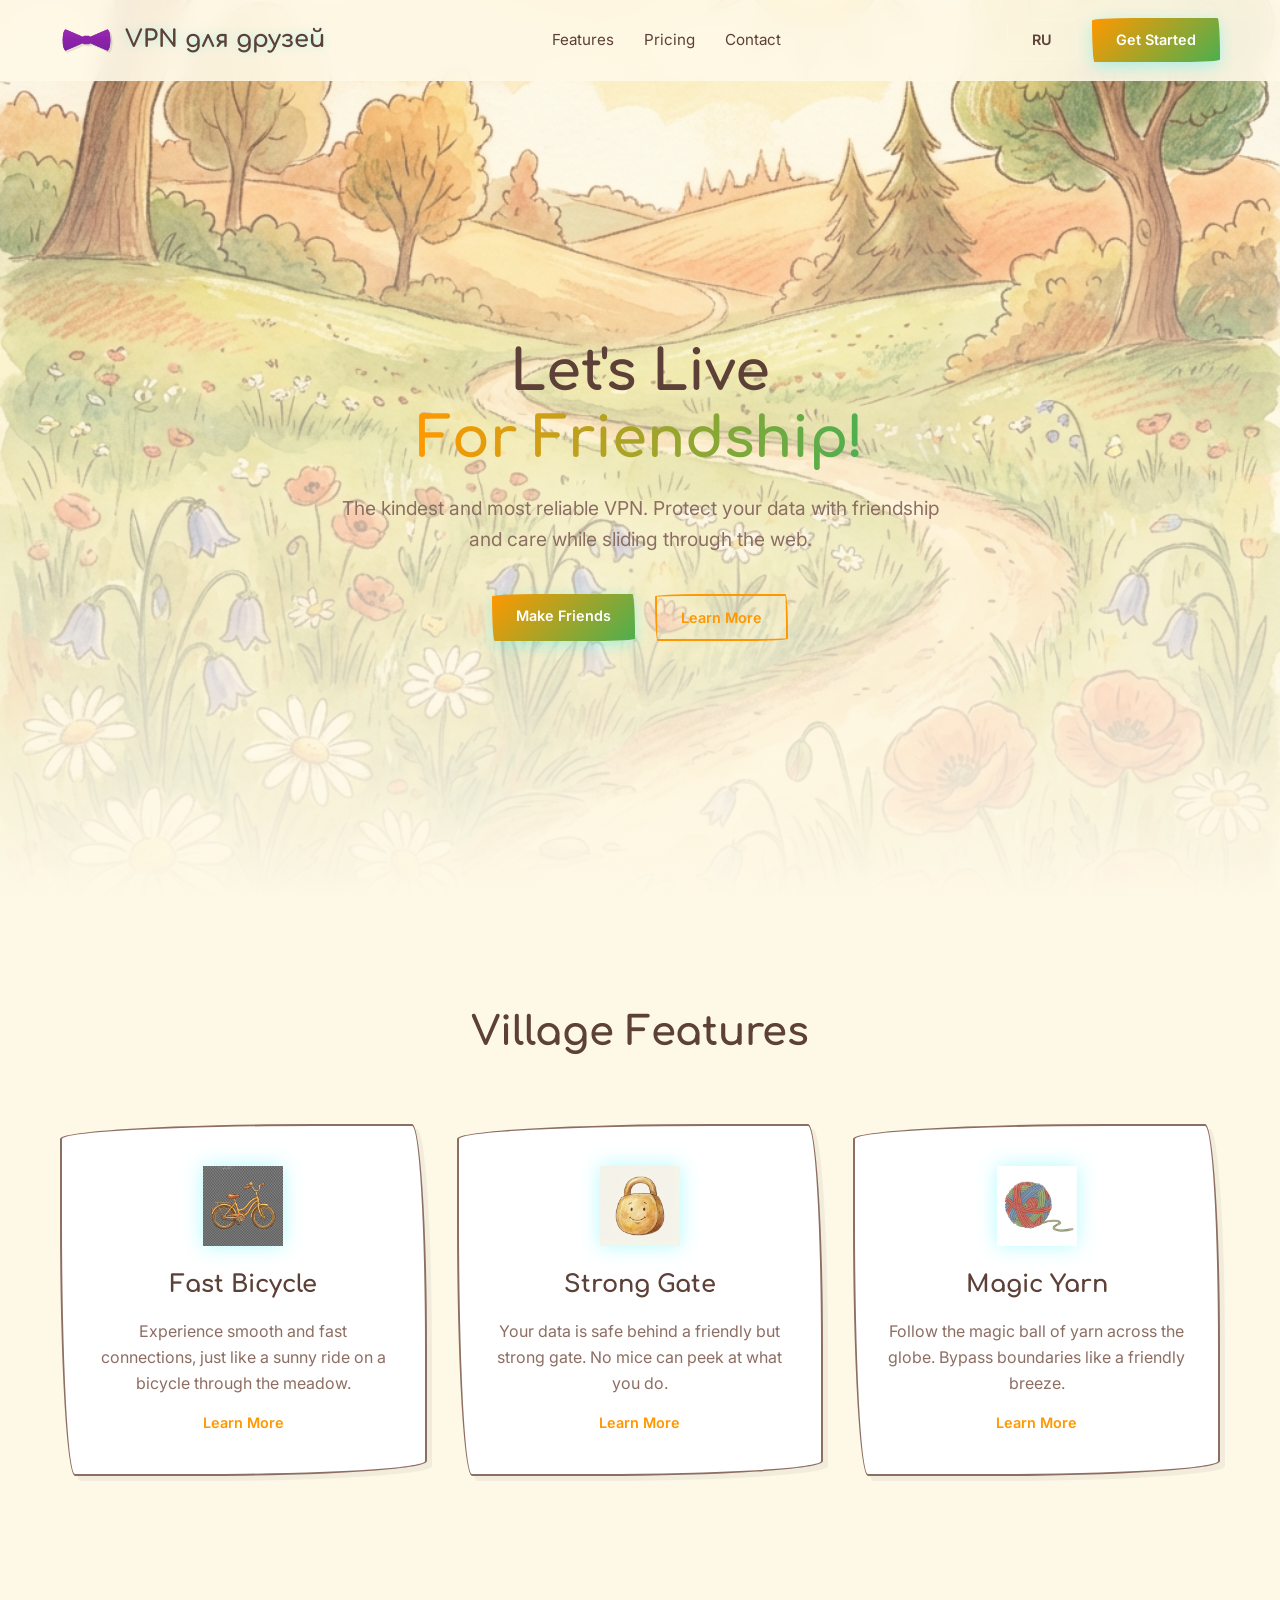
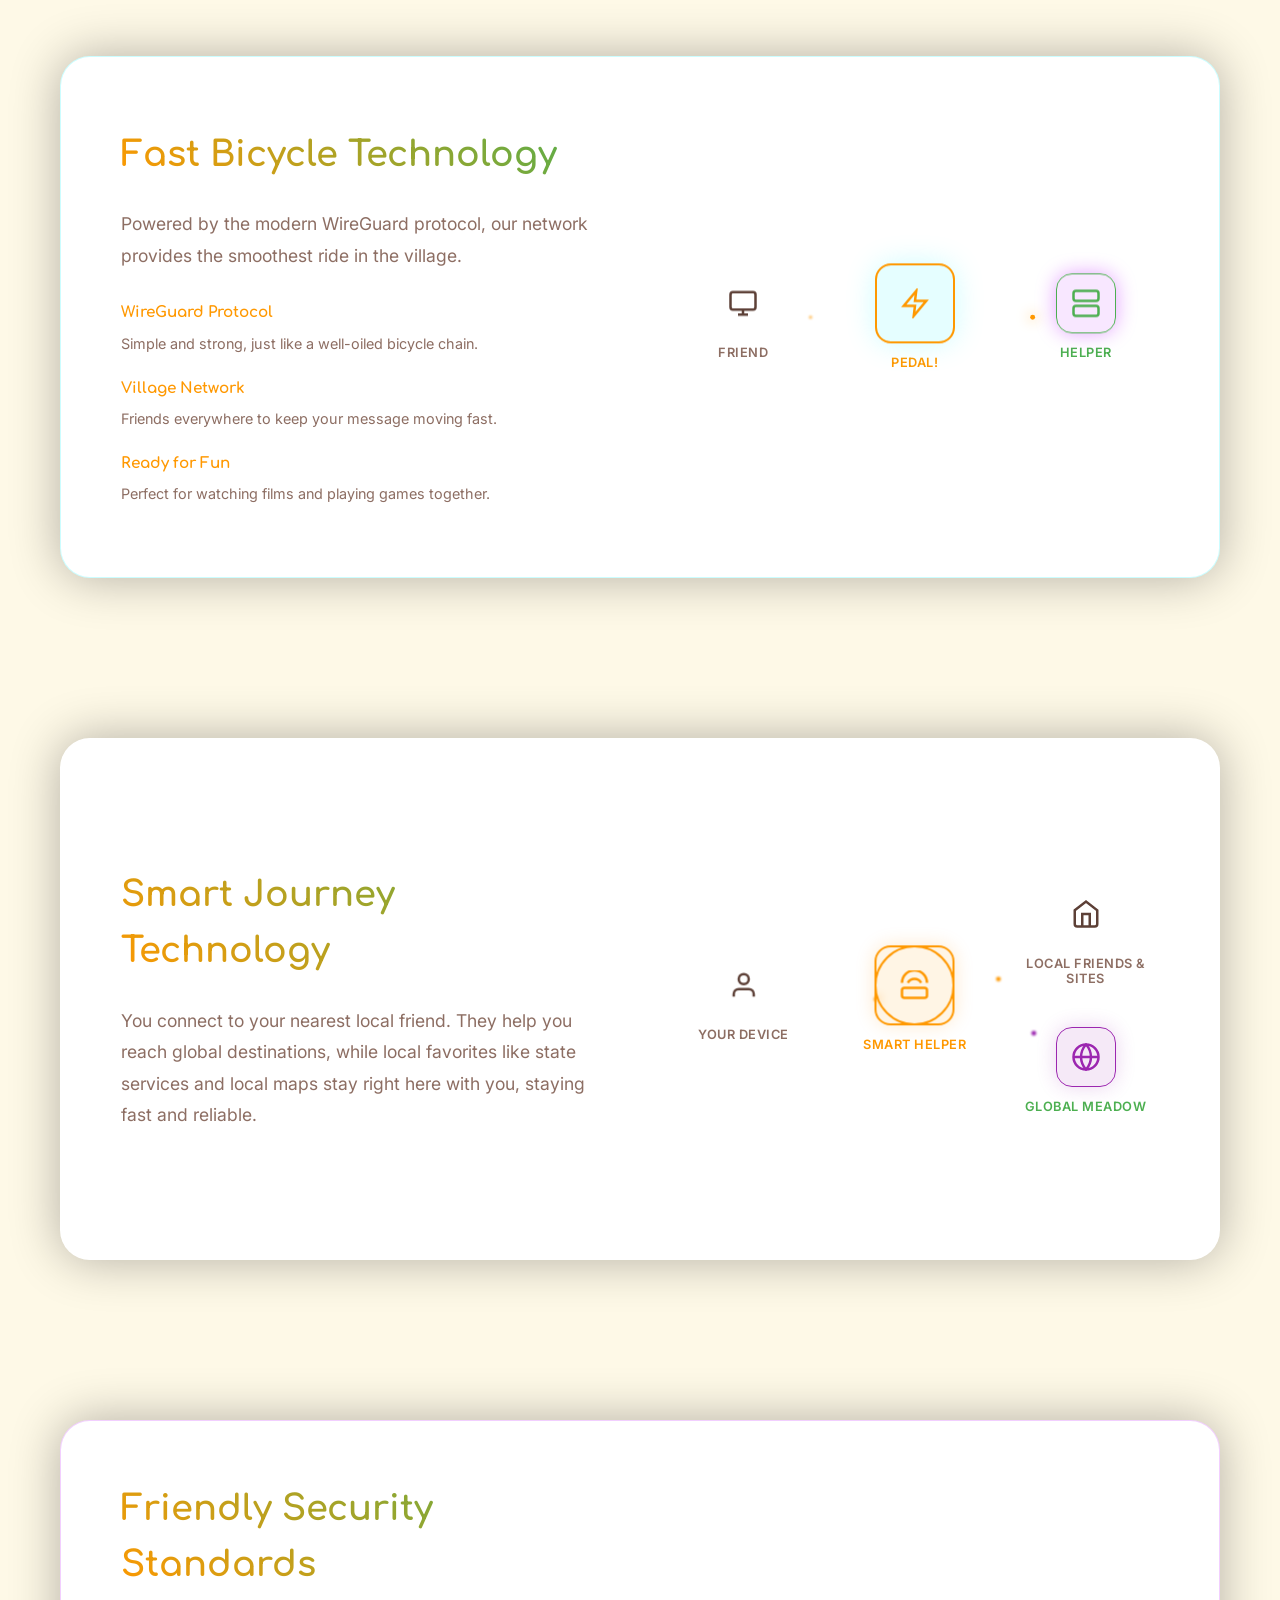
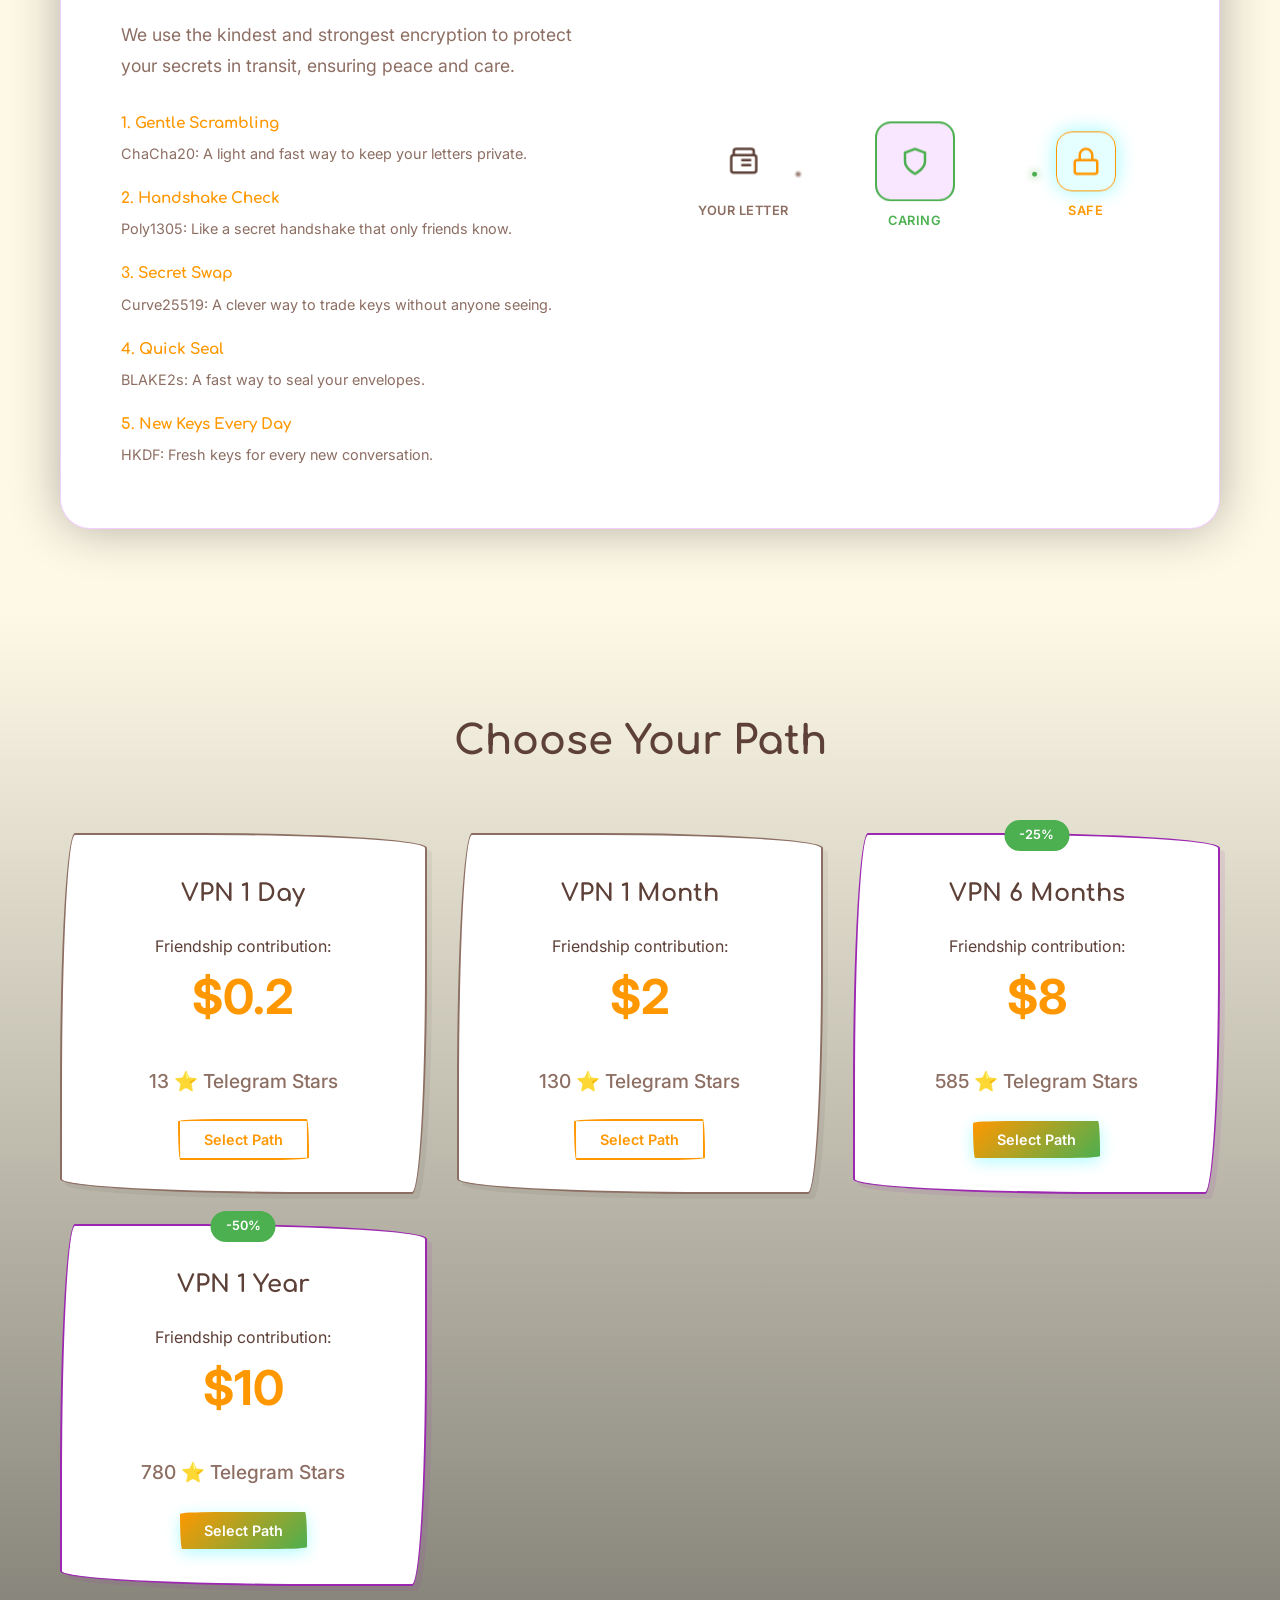
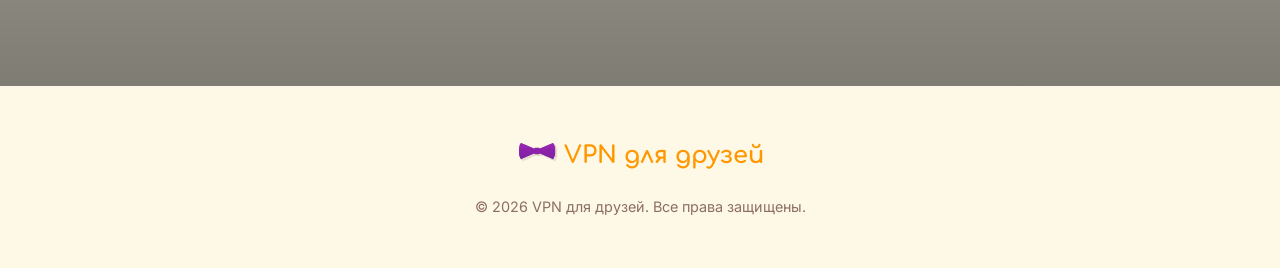
<file: index.html>
<!DOCTYPE html>
<html lang="en">

<head>
    <meta charset="UTF-8">
    <meta name="viewport" content="width=device-width, initial-scale=1.0">
    <meta name="description"
        content="VPN для друзей — Самый добрый и надежный VPN. Давайте жить дружно! / VPN for Friends - The kindest and most reliable VPN. Let's live for friendship!">
    <meta name="keywords"
        content="VPN, VPN для друзей, Безопасный интернет, Быстрый VPN, Кот Леопольд, Давайте жить дружно, Online Privacy">

    <!-- Canonical URL -->
    <link rel="canonical" href="https://vpn-for-friends.jetrabbits.com/">

    <!-- Open Graph / Facebook -->
    <meta property="og:type" content="website">
    <meta property="og:url" content="https://vpn-for-friends.jetrabbits.com/">
    <meta property="og:title" content="VPN для друзей — Давайте жить дружно!">
    <meta property="og:description" content="Самый добрый и надежный VPN. Защитите свои тайны крепкой дружбой.">
    <meta property="og:image" content="https://vpn-for-friends.jetrabbits.com/assets/images/yarn-icon-leopold.png">

    <!-- Twitter -->
    <meta property="twitter:card" content="summary_large_image">
    <meta property="twitter:url" content="https://vpn-for-friends.jetrabbits.com/">
    <meta property="twitter:title" content="VPN для друзей — Давайте жить дружно!">
    <meta property="twitter:description" content="Самый добрый и надежный VPN. Защитите свои тайны крепкой дружбой.">
    <meta property="twitter:image" content="https://vpn-for-friends.jetrabbits.com/assets/images/yarn-icon-leopold.png">

    <!-- Structured Data (JSON-LD) -->
    <script type="application/ld+json">
    {
      "@context": "https://schema.org",
      "@type": "SoftwareApplication",
      "name": "VPN для друзей",
      "operatingSystem": "Android, iOS, Windows, macOS, Linux",
      "applicationCategory": "NetworkingApplication",
      "offers": {
        "@type": "Offer",
        "price": "0",
        "priceCurrency": "USD"
      },
      "description": "Самый добрый и надежный VPN. Защитите свои тайны крепкой дружбой."
    }
    </script>

    <title>VPN для друзей — Давайте жить дружно!</title>

    <!-- Favicon -->
    <link rel="icon" type="image/png" href="assets/images/yarn-icon-leopold.png">
    <link rel="apple-touch-icon" href="assets/images/leopold-logo.png">

    <!-- Google tag (gtag.js) -->
    <script async src="https://www.googletagmanager.com/gtag/js?id=G-CSW6Y9EDZQ"></script>
    <script>
        window.dataLayer = window.dataLayer || [];
        function gtag() { dataLayer.push(arguments); }
        gtag('js', new Date());

        gtag('config', 'G-CSW6Y9EDZQ');
    </script>

    <link
        href="https://fonts.googleapis.com/css2?family=Comfortaa:wght@400;700&family=Inter:wght@300;400;600&display=swap"
        rel="stylesheet">
    <link rel="stylesheet" href="style.css?v=1.6">
</head>

<body>


    <header>
        <nav class="container">
            <a href="https://t.me/vpn_club_for_friends_bot" class="logo" data-bot-link>
                <img src="assets/images/leopold-logo.svg" alt="Friendly VPN Logo" class="logo-icon">
                <span>VPN для друзей</span>
            </a>
            <ul class="nav-links">
                <li><a href="#features" data-i18n="nav_features">Features</a></li>
                <li><a href="#pricing" data-i18n="nav_pricing">Pricing</a></li>
                <li><a href="https://t.me/vpn_club_for_friends_bot" data-i18n="nav_contact" data-bot-link>Contact</a>
                </li>
            </ul>
            <div class="header-actions">
                <button id="lang-toggle" class="btn-secondary">RU</button>
                <a href="https://t.me/vpn_club_for_friends_bot" class="btn-primary" data-i18n="cta_get_started"
                    data-bot-link>Get
                    Started</a>
            </div>
        </nav>
    </header>

    <main>
        <section id="hero" class="hero-section">
            <div class="container hero-content">
                <h1 data-i18n="hero_title">Давайте Жить <br><span class="gradient-text">Дружно!</span></h1>
                <p data-i18n="hero_subtitle">Самый добрый и надежный VPN. Защитите свои данные заботой и крепкой
                    дружбой, путешествуя по сети.</p>
                <div class="hero-btns">
                    <a href="https://t.me/vpn_club_for_friends_bot" class="btn-primary" data-i18n="hero_cta"
                        data-bot-link>Launch
                        Mission</a>
                    <a href="#features" class="btn-outline" data-i18n="hero_learn_more">Learn More</a>
                </div>
            </div>
        </section>

        <section id="features" class="features-section">
            <div class="container">
                <h2 class="section-title" data-i18n="features_title">Наши Удовольствия</h2>
                <div class="features-grid">
                    <a href="#light-speed" class="feature-card">
                        <div class="icon-wrapper">
                            <img src="assets/images/speed-icon-leopold.png" alt="Speed Icon">
                        </div>
                        <h3 data-i18n="feature_speed_title">Light Speed</h3>
                        <p data-i18n="feature_speed_desc">Experience blazing fast connection speeds optimized for
                            streaming and gaming anywhere in the universe.</p>
                        <span class="learn-more" data-i18n="feature_learn_more">Learn More →</span>
                    </a>
                    <a href="#stellar-security" class="feature-card">
                        <div class="icon-wrapper">
                            <img src="assets/images/lock-icon-leopold.png" alt="Security Icon">
                        </div>
                        <h3 data-i18n="feature_security_title">Star-Grade Security</h3>
                        <p data-i18n="feature_security_desc">Your data is locked behind an event horizon of encryption.
                            No one can see what you do.</p>
                        <span class="learn-more" data-i18n="feature_learn_more">Learn More →</span>
                    </a>
                    <a href="#smart-routing" class="feature-card">
                        <div class="icon-wrapper">
                            <img src="assets/images/yarn-icon-leopold.png" alt="Global Icon">
                        </div>
                        <h3 data-i18n="feature_global_title">Universal Access</h3>
                        <p data-i18n="feature_global_desc">Connect to servers across the globe. Bypass geo-restrictions
                            like a wormhole.</p>
                        <span class="learn-more" data-i18n="feature_learn_more">Learn More →</span>
                    </a>
                </div>
            </div>
        </section>

        <section id="light-speed" class="ua-detail-section light-speed-section">
            <div class="container">
                <div class="ua-card speed-card">
                    <div class="ua-content speed-info">
                        <h2 data-i18n="ls_title">Технология Скорого Велосипеда</h2>
                        <p data-i18n="ls_description">Наш проект, основанный на современном протоколе WireGuard,
                            обеспечивает самую приятную поездку по сети.</p>

                        <div class="security-items">
                            <div class="sec-item">
                                <h4 data-i18n="ls_item_1_title">Протокол WireGuard</h4>
                                <p data-i18n="ls_item_1_content">Простота и надежность, как у смазанной велосипедной
                                    цепи.</p>
                            </div>
                            <div class="sec-item">
                                <h4 data-i18n="ls_item_2_title">Сеть Друзей</h4>
                                <p data-i18n="ls_item_2_content">Друзья по всему миру помогут вашему письму долететь
                                    быстрее.</p>
                            </div>
                            <div class="sec-item">
                                <h4 data-i18n="ls_item_3_title">Для Веселых Затей</h4>
                                <p data-i18n="ls_item_3_content">Идеально для совместного просмотра мультиков и игр без
                                    задержек.</p>
                            </div>
                        </div>
                    </div>
                    <div class="ua-visual">
                        <div class="visual-container speed-viz">
                            <!-- Left: Client -->
                            <div class="node client-node">
                                <div class="node-icon-bg">
                                    <svg viewBox="0 0 24 24" fill="none" stroke="currentColor" stroke-width="2">
                                        <rect x="2" y="3" width="20" height="14" rx="2" ry="2"></rect>
                                        <line x1="8" y1="21" x2="16" y2="21"></line>
                                        <line x1="12" y1="17" x2="12" y2="21"></line>
                                    </svg>
                                </div>
                                <span data-i18n="ls_client_label">Client</span>
                            </div>

                            <!-- Middle: Velocity Engine -->
                            <div class="node velocity-node">
                                <div class="node-icon-bg velocity-pulse">
                                    <div class="speed-streaks">
                                        <div class="streak streak-1"></div>
                                        <div class="streak streak-2"></div>
                                        <div class="streak streak-3"></div>
                                    </div>
                                    <svg viewBox="0 0 24 24" fill="none" stroke="currentColor" stroke-width="2">
                                        <path d="M13 2L3 14h9l-1 8 10-12h-9l1-8z"></path>
                                    </svg>
                                </div>
                                <span data-i18n="ls_speed_label">Boost</span>
                            </div>

                            <!-- Right: Server -->
                            <div class="node server-node">
                                <div class="node-icon-bg server-glow">
                                    <svg viewBox="0 0 24 24" fill="none" stroke="currentColor" stroke-width="2">
                                        <rect x="2" y="2" width="20" height="8" rx="2" ry="2"></rect>
                                        <rect x="2" y="14" width="20" height="8" rx="2" ry="2"></rect>
                                        <line x1="6" y1="6" x2="6.01" y2="6"></line>
                                        <line x1="6" y1="18" x2="6.01" y2="18"></line>
                                    </svg>
                                </div>
                                <span data-i18n="ls_server_label">Server</span>
                            </div>

                            <!-- Animation Paths -->
                            <svg class="traffic-paths" viewBox="0 0 600 300" preserveAspectRatio="none">
                                <path id="path-client-velocity" d="M 120,150 L 260,150" fill="none" />
                                <path id="path-velocity-server" d="M 340,150 L 480,150" fill="none" />

                                <circle class="particle velocity-particle" r="2">
                                    <animateMotion dur="0.8s" repeatCount="indefinite">
                                        <mpath href="#path-client-velocity" />
                                    </animateMotion>
                                </circle>
                                <circle class="particle fast-particle" r="3">
                                    <animateMotion dur="0.4s" repeatCount="indefinite">
                                        <mpath href="#path-velocity-server" />
                                    </animateMotion>
                                </circle>
                            </svg>
                        </div>
                    </div>
                </div>
            </div>
        </section>

        <section id="smart-routing" class="ua-detail-section">
            <div class="container">
                <div class="ua-card">
                    <div class="ua-content">
                        <h2 data-i18n="ua_title">Технология Умной Прогулки</h2>
                        <p data-i18n="ua_description">You connect to your nearest local server. It routes your traffic
                            globally based on the destination address, while local resources like government portals,
                            tax websites, and local sites remain functional and your traffic stays within your country.
                        </p>
                    </div>
                    <div class="ua-visual">
                        <div class="visual-container">
                            <!-- Left: User / Device -->
                            <div class="node user-node">
                                <div class="node-icon-bg">
                                    <svg viewBox="0 0 24 24" fill="none" stroke="currentColor" stroke-width="2">
                                        <path d="M20 21v-2a4 4 0 0 0-4-4H8a4 4 0 0 0-4 4v2"></path>
                                        <circle cx="12" cy="7" r="4"></circle>
                                    </svg>
                                </div>
                                <span data-i18n="ua_user_label">Ваш Домик</span>
                            </div>

                            <!-- Middle: Smart Router -->
                            <div class="node router-node">
                                <div class="node-icon-bg main-pulse">
                                    <svg viewBox="0 0 24 24" fill="none" stroke="currentColor" stroke-width="2">
                                        <rect x="2" y="14" width="20" height="8" rx="2"></rect>
                                        <path d="M6 18h.01"></path>
                                        <path d="M10 18h.01"></path>
                                        <path d="M2 10a10 10 0 0 1 20 0"></path>
                                        <path d="M6.7 10a6 6 0 0 1 10.6 0"></path>
                                    </svg>
                                </div>
                                <span data-i18n="ua_router_label">Умный Помощник</span>
                            </div>

                            <!-- Right: Targets (Stacked) -->
                            <div class="targets-column">
                                <div class="node target-node local-target">
                                    <div class="node-icon-bg">
                                        <svg viewBox="0 0 24 24" fill="none" stroke="currentColor" stroke-width="2">
                                            <path d="M3 9l9-7 9 7v11a2 2 0 0 1-2 2H5a2 2 0 0 1-2-2z"></path>
                                            <polyline points="9 22 9 12 15 12 15 22"></polyline>
                                        </svg>
                                    </div>
                                    <span data-i18n="ua_local_label">Местные Друзья и Сайты</span>
                                </div>
                                <div class="node target-node global-target">
                                    <div class="node-icon-bg vpn-glow">
                                        <svg viewBox="0 0 24 24" fill="none" stroke="currentColor" stroke-width="2">
                                            <circle cx="12" cy="12" r="10"></circle>
                                            <line x1="2" y1="12" x2="22" y2="12"></line>
                                            <path
                                                d="M12 2a15.3 15.3 0 0 1 4 10 15.3 15.3 0 0 1-4 10 15.3 15.3 0 0 1-4-10 15.3 15.3 0 0 1 4-10z">
                                            </path>
                                        </svg>
                                    </div>
                                    <span data-i18n="ua_global_label">Мировой Луг</span>
                                </div>
                            </div>

                            <!-- Animation Paths -->
                            <svg class="traffic-paths" viewBox="0 0 600 300" preserveAspectRatio="none">
                                <!-- User to Router -->
                                <path id="path-user-router" d="M 120,150 L 260,150" fill="none" />
                                <!-- Router to Local (Direct) -->
                                <path id="path-router-local" d="M 340,150 L 480,95" fill="none" />
                                <!-- Router to Global (VPN) -->
                                <path id="path-router-global" d="M 340,150 L 480,205" fill="none" />

                                <circle class="particle local-particle" r="3">
                                    <animateMotion dur="2s" repeatCount="indefinite">
                                        <mpath href="#path-user-router" />
                                    </animateMotion>
                                </circle>
                                <circle class="particle local-particle" r="3">
                                    <animateMotion begin="1s" dur="2s" repeatCount="indefinite">
                                        <mpath href="#path-router-local" />
                                    </animateMotion>
                                </circle>

                                <circle class="particle vpn-particle" r="3">
                                    <animateMotion dur="2.5s" repeatCount="indefinite">
                                        <mpath href="#path-router-global" />
                                    </animateMotion>
                                </circle>
                            </svg>
                        </div>
                    </div>
                </div>
            </div>
        </section>

        <section id="stellar-security" class="ua-detail-section security-section">
            <div class="container">
                <div class="ua-card security-card">
                    <div class="ua-content security-info">
                        <h2 data-i18n="security_title">Stellar Security Standards</h2>
                        <p data-i18n="security_description">We use the highest encryption standards to protect your data
                            in transit, ensuring privacy and integrity across the galaxy.</p>

                        <div class="security-items">
                            <div class="sec-item">
                                <h4 data-i18n="sec_item_1_title">1. Symmetric Encryption</h4>
                                <p data-i18n="sec_item_1_content">ChaCha20: 256-bit key, optimal for mobile devices,
                                    resistant to timing attacks.</p>
                            </div>
                            <div class="sec-item">
                                <h4 data-i18n="sec_item_2_title">2. Message Authentication</h4>
                                <p data-i18n="sec_item_2_content">Poly1305: MAC used with ChaCha20. Ensures data
                                    integrity and authenticity.</p>
                            </div>
                            <div class="sec-item">
                                <h4 data-i18n="sec_item_3_title">3. Key Exchange</h4>
                                <p data-i18n="sec_item_3_content">Curve25519: X25519 elliptic curve. Fast and secure key
                                    establishment.</p>
                            </div>
                            <div class="sec-item">
                                <h4 data-i18n="sec_item_4_title">4. Hash Function</h4>
                                <p data-i18n="sec_item_4_content">BLAKE2s: Modern fast hash, used for KDF and handshake
                                    authentication.</p>
                            </div>
                            <div class="sec-item">
                                <h4 data-i18n="sec_item_5_title">5. Key Production</h4>
                                <p data-i18n="sec_item_5_content">HKDF: Based on BLAKE2s. Provides Forward Secrecy and
                                    session key rotation.</p>
                            </div>
                        </div>
                    </div>
                    <div class="ua-visual">
                        <div class="visual-container security-viz">
                            <!-- Left: Data -->
                            <div class="node data-node">
                                <div class="node-icon-bg">
                                    <svg viewBox="0 0 24 24" fill="none" stroke="currentColor" stroke-width="2">
                                        <path d="M4 7V4a2 2 0 0 1 2-2h12a2 2 0 0 1 2 2v3"></path>
                                        <rect x="2" y="7" width="20" height="14" rx="2" ry="2"></rect>
                                        <line x1="6" y1="11" x2="6" y2="11"></line>
                                        <line x1="10" y1="11" x2="18" y2="11"></line>
                                        <line x1="6" y1="15" x2="6" y2="15"></line>
                                        <line x1="10" y1="15" x2="18" y2="15"></line>
                                    </svg>
                                </div>
                                <span data-i18n="sec_data_label">Raw Data</span>
                            </div>

                            <!-- Middle: Encryption Engine -->
                            <div class="node engine-node">
                                <div class="node-icon-bg engine-pulse">
                                    <div class="rotating-rings">
                                        <div class="ring ring-1"></div>
                                        <div class="ring ring-2"></div>
                                    </div>
                                    <svg viewBox="0 0 24 24" fill="none" stroke="currentColor" stroke-width="2">
                                        <path d="M12 22s8-4 8-10V5l-8-3-8 3v7c0 6 8 10 8 10z" />
                                    </svg>
                                </div>
                                <span data-i18n="sec_encrypt_label">Encryption</span>
                            </div>

                            <!-- Right: Secured -->
                            <div class="node secure-node">
                                <div class="node-icon-bg secure-glow">
                                    <svg viewBox="0 0 24 24" fill="none" stroke="currentColor" stroke-width="2">
                                        <rect x="3" y="11" width="18" height="11" rx="2" ry="2"></rect>
                                        <path d="M7 11V7a5 5 0 0 1 10 0v4"></path>
                                    </svg>
                                </div>
                                <span data-i18n="sec_secure_label">Secured</span>
                            </div>

                            <!-- Animation Paths -->
                            <svg class="traffic-paths" viewBox="0 0 600 300" preserveAspectRatio="none">
                                <path id="path-data-engine" d="M 120,150 L 260,150" fill="none" />
                                <path id="path-engine-secure" d="M 340,150 L 480,150" fill="none" />

                                <circle class="particle data-particle" r="3">
                                    <animateMotion dur="1.5s" repeatCount="indefinite">
                                        <mpath href="#path-data-engine" />
                                    </animateMotion>
                                </circle>
                                <circle class="particle crypt-particle" r="3">
                                    <animateMotion begin="0.75s" dur="1.5s" repeatCount="indefinite">
                                        <mpath href="#path-engine-secure" />
                                    </animateMotion>
                                </circle>
                            </svg>
                        </div>
                    </div>
                </div>
            </div>
        </section>

        <section id="pricing" class="pricing-section">
            <div class="container">
                <h2 class="section-title" data-i18n="pricing_title">Choose Your Vessel</h2>
                <div class="pricing-grid">
                    <!-- Pricing Card 1 (1 Day) -->
                    <div class="pricing-card" data-plan-id="1_day">
                        <h3 data-i18n="plan_1_day">VPN 1 Day</h3>
                        <div class="price-label" data-i18n="price_label">Subscription price:</div>
                        <div class="price" data-price-type="fiat"></div>
                        <div class="price-sub" data-price-type="trx"></div>
                        <a href="https://t.me/vpn_club_for_friends_bot" class="btn-outline" data-i18n="plan_select"
                            data-bot-link>Select Plan</a>
                    </div>
                    <!-- Pricing Card 2 (1 Month) -->
                    <div class="pricing-card" data-plan-id="1_month">
                        <h3 data-i18n="plan_1_month">VPN 1 Month</h3>
                        <div class="price-label" data-i18n="price_label">Subscription price:</div>
                        <div class="price" data-price-type="fiat"></div>
                        <div class="price-sub" data-price-type="trx"></div>
                        <a href="https://t.me/vpn_club_for_friends_bot" class="btn-outline" data-i18n="plan_select"
                            data-bot-link>Select Plan</a>
                    </div>
                    <!-- Pricing Card 3 (6 Months) -->
                    <div class="pricing-card featured" data-plan-id="6_months">
                        <div class="badge" data-i18n="discount_25">-25%</div>
                        <h3 data-i18n="plan_6_months">VPN 6 Months</h3>
                        <div class="price-label" data-i18n="price_label">Subscription price:</div>
                        <div class="price" data-price-type="fiat"></div>
                        <div class="price-sub" data-price-type="trx"></div>
                        <a href="https://t.me/vpn_club_for_friends_bot" class="btn-primary" data-i18n="plan_select"
                            data-bot-link>Select Plan</a>
                    </div>
                    <!-- Pricing Card 4 (1 Year) -->
                    <div class="pricing-card featured" data-plan-id="1_year">
                        <div class="badge" data-i18n="discount_50">-50%</div>
                        <h3 data-i18n="plan_1_year">VPN 1 Year</h3>
                        <div class="price-label" data-i18n="price_label">Subscription price:</div>
                        <div class="price" data-price-type="fiat"></div>
                        <div class="price-sub" data-price-type="trx"></div>
                        <a href="https://t.me/vpn_club_for_friends_bot" class="btn-primary" data-i18n="plan_select"
                            data-bot-link>Select Plan</a>
                    </div>
                </div>
            </div>
        </section>
    </main>

    <footer>
        <div class="container footer-content">
            <a href="https://t.me/vpn_club_for_friends_bot" class="footer-logo" data-bot-link>
                <img src="assets/images/leopold-logo.svg" alt="Friendly VPN Logo" class="logo-icon small">
                <span>VPN для друзей</span>
            </a>
            <p class="copyright">&copy; <span id="current-year">2024</span> VPN для друзей. Все права защищены.</p>
        </div>
    </footer>

    <script src="translations.js?v=1.6"></script>
    <script src="prices.js?v=1.6"></script>
    <script src="script.js?v=1.6"></script>
</body>

</html>
</file>
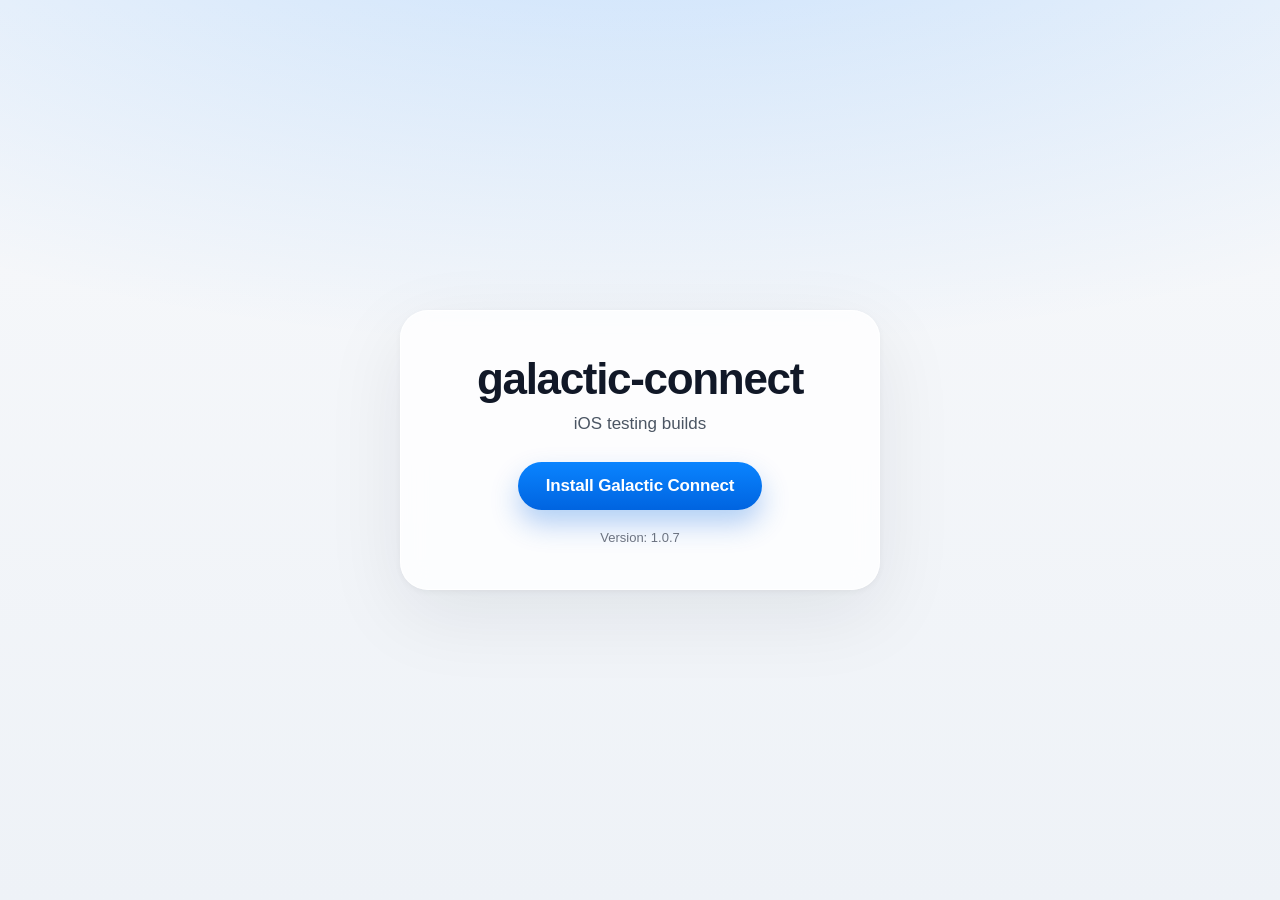
<file: apple/index.html>
<!DOCTYPE html>
<html lang="en">
  <head>
    <meta charset="UTF-8" />
    <meta name="viewport" content="width=device-width, initial-scale=1.0" />
    <title>galactic-connect</title>
    <style>
      :root {
        color-scheme: light;
      }

      * {
        box-sizing: border-box;
      }

      body {
        margin: 0;
        min-height: 100vh;
        display: grid;
        place-items: center;
        padding: 24px;
        font-family: -apple-system, BlinkMacSystemFont, 'SF Pro Display', 'Segoe UI',
          Roboto, sans-serif;
        background:
          radial-gradient(1200px 500px at 50% -150px, rgba(0, 122, 255, 0.2), transparent),
          linear-gradient(180deg, #f8f9fb 0%, #eef2f7 100%);
        color: #111827;
      }

      .card {
        width: 100%;
        max-width: 480px;
        text-align: center;
        padding: 44px 28px;
        border-radius: 28px;
        background: rgba(255, 255, 255, 0.78);
        border: 1px solid rgba(255, 255, 255, 0.75);
        box-shadow:
          0 24px 80px rgba(17, 24, 39, 0.08),
          0 2px 8px rgba(17, 24, 39, 0.05);
        backdrop-filter: blur(12px);
      }

      h1 {
        margin: 0;
        font-size: clamp(32px, 6vw, 44px);
        line-height: 1.08;
        letter-spacing: -0.03em;
        font-weight: 700;
      }

      p {
        margin: 12px 0 28px;
        font-size: 17px;
        color: #4b5563;
      }

      .install-button {
        display: inline-block;
        text-decoration: none;
        font-size: 17px;
        font-weight: 600;
        letter-spacing: -0.01em;
        color: #fff;
        background: linear-gradient(180deg, #0a84ff 0%, #0064e0 100%);
        border-radius: 999px;
        padding: 14px 28px;
        box-shadow: 0 14px 28px rgba(0, 100, 224, 0.3);
        transition: transform 0.18s ease, box-shadow 0.18s ease;
      }

      .install-button:hover {
        transform: translateY(-1px);
        box-shadow: 0 18px 34px rgba(0, 100, 224, 0.35);
      }

      .install-button:active {
        transform: translateY(0);
      }

      .meta {
        margin-top: 20px;
        font-size: 13px;
        color: #6b7280;
      }
    </style>
  </head>
  <body>
    <main class="card">
      <h1>galactic-connect</h1>
      <p>iOS testing builds</p>
      <a id="install-link" class="install-button" href="#">Install Galactic Connect</a>
      <div id="build-version" class="meta">Version: loading…</div>
    </main>

    <script>
      const manifestUrl = new URL('manifest.plist', window.location.href).href;
      const installLink = document.getElementById('install-link');
      installLink.href =
        'itms-services://?action=download-manifest&url=' + encodeURIComponent(manifestUrl);

      fetch('release.json', { cache: 'no-store' })
        .then((response) => (response.ok ? response.json() : null))
        .then((data) => {
          if (!data?.bundleVersion) return;
          document.getElementById('build-version').textContent = `Version: ${data.bundleVersion}`;
        })
        .catch(() => {
          document.getElementById('build-version').textContent = 'Version: unavailable';
        });
    </script>
  </body>
</html>
</file>
<file: style.css>
:root {
    --bg-color: #fef9e7;
    /* Warm background */
    --primary-color: #ff9800;
    /* Leopold's orange */
    --secondary-color: #4caf50;
    /* Green grass */
    --accent-color: #9c27b0;
    /* Leopold's bowtie purple */
    --text-color: #5d4037;
    /* Warm dark brown */
    --text-muted: #8d6e63;
    --card-bg: #fff;
    --nav-bg: rgba(254, 249, 231, 0.9);
    --font-heading: 'Comfortaa', cursive;
    --font-body: 'Inter', sans-serif;
    --transition-speed: 0.3s;
}

* {
    margin: 0;
    padding: 0;
    box-sizing: border-box;
}

body {
    background-color: var(--bg-color);
    color: var(--text-color);
    font-family: var(--font-body);
    line-height: 1.6;
    overflow-x: hidden;
}

/* Background Effects */
.star-field {
    position: fixed;
    top: 0;
    left: 0;
    width: 100%;
    height: 100%;
    background-image:
        radial-gradient(white, rgba(255, 255, 255, .2) 2px, transparent 3px),
        radial-gradient(white, rgba(255, 255, 255, .15) 1px, transparent 2px),
        radial-gradient(white, rgba(255, 255, 255, .1) 2px, transparent 3px);
    background-size: 550px 550px, 350px 350px, 250px 250px;
    background-position: 0 0, 40px 60px, 130px 270px;
    z-index: -2;
    animation: twinkle 200s linear infinite;
    will-change: transform;
}

@keyframes twinkle {
    from {
        transform: translateY(0);
    }

    to {
        transform: translateY(-2000px);
    }
}

.nebula-bg {
    position: fixed;
    top: -20%;
    left: -20%;
    width: 140%;
    height: 140%;
    background: radial-gradient(circle at 50% 50%, rgba(188, 19, 254, 0.1), transparent 60%),
        radial-gradient(circle at 80% 20%, rgba(0, 243, 255, 0.08), transparent 50%);
    z-index: -1;
    pointer-events: none;
    will-change: transform;
}

/* Layout */
.container {
    max-width: 1200px;
    margin: 0 auto;
    padding: 0 20px;
}

/* Header */
header {
    position: fixed;
    top: 0;
    width: 100%;
    z-index: 1000;
    background: var(--nav-bg);
    backdrop-filter: blur(10px);
    border-bottom: 1px solid rgba(255, 255, 255, 0.05);
}

nav {
    display: flex;
    justify-content: space-between;
    align-items: center;
    height: 80px;
}

.logo {
    display: flex;
    align-items: center;
    gap: 12px;
    font-family: var(--font-heading);
    font-weight: 900;
    font-size: 1.5rem;
    color: var(--text-color);
    text-shadow: 0 0 10px rgba(0, 243, 255, 0.3);
    text-decoration: none;
    /* Add this to prevent underline */
}

.logo-icon {
    height: 32px;
    width: auto;
    filter: drop-shadow(2px 2px 0px rgba(0, 0, 0, 0.1));
}

.logo-icon.small {
    height: 24px;
}



.nav-links {
    display: flex;
    list-style: none;
    gap: 30px;
}

.nav-links a {
    text-decoration: none;
    color: var(--text-color);
    font-size: 0.95rem;
    transition: color var(--transition-speed);
}

.nav-links a:hover {
    color: var(--primary-color);
}

.header-actions {
    display: flex;
    align-items: center;
    gap: 15px;
}

/* Buttons */
.btn-primary,
.btn-secondary,
.btn-outline {
    padding: 10px 24px;
    border-radius: 255px 15px 225px 15px/15px 225px 15px 255px;
    text-decoration: none;
    font-weight: 600;
    font-size: 0.9rem;
    transition: all var(--transition-speed);
    cursor: pointer;
    border: none;
    font-family: var(--font-body);
}

.btn-primary {
    background: linear-gradient(135deg, var(--primary-color), var(--secondary-color));
    color: white;
    box-shadow: 0 4px 15px rgba(0, 243, 255, 0.3);
}

.btn-primary:hover {
    box-shadow: 0 6px 20px rgba(188, 19, 254, 0.4);
    transform: translateY(-2px);
}

.btn-secondary {
    background: transparent;
    color: var(--text-color);
    border: 1px solid rgba(255, 255, 255, 0.2);
}

.btn-secondary:hover {
    border-color: var(--primary-color);
    color: var(--primary-color);
}

.btn-outline {
    background: transparent;
    border: 2px solid var(--primary-color);
    color: var(--primary-color);
}

.btn-outline:hover {
    background: var(--primary-color);
    color: #000;
}

/* Hero Section */
.hero-section {
    height: 100vh;
    display: flex;
    align-items: center;
    justify-content: center;
    text-align: center;
    padding-top: 80px;
    position: relative;
    background: url('assets/images/hero-bg-leopold.png') no-repeat center center/cover;
}

.hero-section::before {
    content: '';
    position: absolute;
    top: 0;
    left: 0;
    width: 100%;
    height: 100%;
    background: linear-gradient(to bottom, rgba(254, 249, 231, 0.2), var(--bg-color));
}

.hero-content {
    position: relative;
    z-index: 10;
    max-width: 800px;
}

.hero-content h1 {
    font-family: var(--font-heading);
    font-size: 3.5rem;
    font-weight: 900;
    line-height: 1.2;
    margin-bottom: 20px;
}

.gradient-text {
    background: linear-gradient(to right, var(--primary-color), var(--secondary-color));
    -webkit-background-clip: text;
    background-clip: text;
    -webkit-text-fill-color: transparent;
}

.hero-content p {
    font-size: 1.2rem;
    color: var(--text-muted);
    margin-bottom: 40px;
    max-width: 600px;
    margin-left: auto;
    margin-right: auto;
}

.hero-btns {
    display: flex;
    justify-content: center;
    gap: 20px;
}

/* Features */
.features-section {
    padding: 100px 0;
    contain: paint;
}

.section-title {
    font-family: var(--font-heading);
    font-size: 2.5rem;
    text-align: center;
    margin-bottom: 60px;
}

.footer-logo {
    font-family: var(--font-heading);
    font-size: 1.5rem;
    font-weight: 900;
    margin-bottom: 20px;
    text-decoration: none;
    color: var(--text-color);
}

.features-grid {
    display: grid;
    grid-template-columns: repeat(auto-fit, minmax(300px, 1fr));
    gap: 30px;
}

.feature-card {
    background: var(--card-bg);
    border: 2px solid var(--text-muted);
    padding: 40px 30px;
    border-radius: 255px 15px 225px 15px/15px 225px 15px 255px;
    text-align: center;
    box-shadow: 5px 5px 0px rgba(0, 0, 0, 0.05);
    transition: transform 0.3s, border-color 0.3s, box-shadow 0.3s;
    text-decoration: none;
    color: inherit;
    display: block;
}

.feature-card:hover {
    transform: translateY(-5px) rotate(1deg);
    border-color: var(--primary-color);
    box-shadow: 8px 8px 0px rgba(255, 152, 0, 0.1);
}

.feature-card .icon-wrapper {
    width: 80px;
    height: 80px;
    margin: 0 auto 20px;
    display: flex;
    align-items: center;
    justify-content: center;
    filter: drop-shadow(0 0 10px rgba(0, 243, 255, 0.3));
}

.feature-card .icon-wrapper img {
    max-width: 100%;
    max-height: 100%;
}

.feature-card h3 {
    font-family: var(--font-heading);
    font-size: 1.5rem;
    margin-bottom: 15px;
    color: var(--text-color);
}

.feature-card p {
    color: var(--text-muted);
}

.learn-more {
    display: block;
    margin-top: 15px;
    color: var(--primary-color);
    font-weight: 600;
    font-size: 0.9rem;
    transition: transform 0.3s;
}

.feature-card:hover .learn-more {
    transform: translateX(5px);
}

/* Universal Access Detail */
.ua-detail-section {
    padding: 80px 0;
    position: relative;
    contain: paint;
}

.ua-card {
    background: var(--card-bg);
    border: 1px solid rgba(255, 255, 255, 0.1);
    border-radius: 30px;
    padding: 60px;
    display: grid;
    grid-template-columns: 1fr 1fr;
    gap: 60px;
    align-items: center;
    backdrop-filter: blur(10px);
    box-shadow: 0 0 50px rgba(0, 0, 0, 0.3);
}

.ua-content h2 {
    font-family: var(--font-heading);
    font-size: 2.2rem;
    margin-bottom: 25px;
    background: linear-gradient(45deg, var(--primary-color), var(--secondary-color));
    -webkit-background-clip: text;
    background-clip: text;
    -webkit-text-fill-color: transparent;
}

.ua-content p {
    font-size: 1.1rem;
    line-height: 1.8;
    color: var(--text-muted);
}

.ua-visual {
    position: relative;
    height: 400px;
    display: flex;
    justify-content: center;
    align-items: center;
    overflow: hidden;
}

.visual-container {
    position: relative;
    width: 100%;
    max-width: 600px;
    aspect-ratio: 2 / 1;
    margin: 0 auto;
}

.node {
    position: absolute;
    top: 50%;
    transform: translate(-50%, -50%);
    display: flex;
    flex-direction: column;
    align-items: center;
    text-align: center;
    gap: 12px;
    z-index: 10;
    transition: transform 0.3s ease;
}

.node:hover {
    transform: translate(-50%, -50%) scale(1.05);
}

.client-node,
.user-node,
.data-node {
    left: 15%;
}

.velocity-node,
.router-node,
.engine-node {
    left: 50%;
}

.server-node,
.targets-column,
.secure-node {
    left: 85%;
}

.targets-column .node {
    position: relative;
    top: 0;
    left: 0;
    transform: none;
}

.targets-column .node:hover {
    transform: scale(1.05);
}

.node-icon-bg {
    width: 60px;
    height: 60px;
    background: rgba(255, 255, 255, 0.05);
    border: 1px solid rgba(255, 255, 255, 0.1);
    border-radius: 16px;
    display: flex;
    align-items: center;
    justify-content: center;
    color: var(--text-color);
    position: relative;
    backdrop-filter: blur(5px);
    overflow: hidden;
}

.node-icon-bg svg {
    width: 30px;
    height: 30px;
}

.node span {
    font-size: 0.8rem;
    font-weight: 600;
    color: var(--text-muted);
    text-transform: uppercase;
    letter-spacing: 0.5px;
    text-align: center;
    line-height: 1.2;
    max-width: 140px;
}

.router-node .node-icon-bg {
    width: 80px;
    height: 80px;
    background: rgba(255, 152, 0, 0.1);
    border: 2px solid var(--primary-color);
    box-shadow: 0 0 20px rgba(255, 152, 0, 0.2);
    color: var(--primary-color);
}

.router-node span {
    color: var(--primary-color);
}

.targets-column {
    position: absolute;
    top: 50%;
    transform: translate(-50%, -50%);
    display: flex;
    flex-direction: column;
    align-items: center;
    justify-content: center;
    gap: 40px;
    width: 160px;
}

.vpn-glow {
    background: rgba(156, 39, 176, 0.1);
    border-color: var(--accent-color);
    box-shadow: 0 0 20px rgba(156, 39, 176, 0.2);
    color: var(--accent-color);
}

.global-target span {
    color: var(--secondary-color);
}

/* Traffic Particles */
.traffic-paths {
    position: absolute;
    top: 0;
    left: 0;
    width: 100%;
    height: 100%;
    pointer-events: none;
    z-index: 1;
}

.traffic-paths path {
    stroke: rgba(255, 255, 255, 0.05);
    stroke-width: 2;
    stroke-dasharray: 5, 5;
}

.particle {
    filter: blur(1px);
}

.local-particle {
    fill: var(--primary-color);
}

.vpn-particle {
    fill: var(--accent-color);
}

/* Pulses */
.main-pulse::after {
    content: '';
    position: absolute;
    width: 100%;
    height: 100%;
    border-radius: 50%;
    border: 2px solid var(--primary-color);
    animation: ping 2s cubic-bezier(0, 0, 0.2, 1) infinite;
}

@keyframes ping {

    75%,
    100% {
        transform: scale(2);
        opacity: 0;
    }
}

@media (max-width: 600px) {
    .visual-container {
        transform: scale(0.8);
    }
}

@media (max-width: 992px) {
    .ua-card {
        grid-template-columns: 1fr;
        padding: 40px;
        text-align: center;
    }

    .ua-visual {
        height: auto;
        margin-top: 40px;
    }
}

/* Stellar Security Details */
.security-card {
    border-color: rgba(188, 19, 254, 0.2);
}

.security-items {
    margin-top: 30px;
    display: flex;
    flex-direction: column;
    gap: 20px;
}

.sec-item h4 {
    font-family: var(--font-heading);
    font-size: 0.95rem;
    color: var(--primary-color);
    margin-bottom: 5px;
}

.sec-item p {
    font-size: 0.9rem;
    color: var(--text-muted);
}

.security-viz {
    width: 100%;
}

.engine-node .node-icon-bg {
    width: 80px;
    height: 80px;
    background: rgba(188, 19, 254, 0.1);
    border: 2px solid var(--secondary-color);
    color: var(--secondary-color);
    position: relative;
}

.rotating-rings {
    position: absolute;
    width: 100%;
    height: 100%;
    display: flex;
    align-items: center;
    justify-content: center;
    pointer-events: none;
}

.ring {
    position: absolute;
    border-radius: 50%;
    border: 1px solid rgba(188, 19, 254, 0.3);
    will-change: transform;
}

.ring-1 {
    width: 100px;
    height: 100px;
    border-top-color: var(--secondary-color);
    animation: rotate 3s linear infinite;
}

.ring-2 {
    width: 120px;
    height: 120px;
    border-bottom-color: var(--primary-color);
    animation: rotate 5s linear infinite reverse;
}

@keyframes rotate {
    from {
        transform: rotate(0deg);
    }

    to {
        transform: rotate(360deg);
    }
}

.engine-pulse::after {
    content: '';
    position: absolute;
    width: 100%;
    height: 100%;
    border-radius: 16px;
    border: 2px solid var(--secondary-color);
    animation: ping 2s cubic-bezier(0, 0, 0.2, 1) infinite;
}

.secure-glow {
    background: rgba(0, 243, 255, 0.1);
    border-color: var(--primary-color);
    box-shadow: 0 0 20px rgba(0, 243, 255, 0.4);
    color: var(--primary-color);
}

.data-particle {
    fill: var(--text-muted);
}

.crypt-particle {
    fill: var(--secondary-color);
    filter: drop-shadow(0 0 5px var(--secondary-color));
}

.engine-node span {
    color: var(--secondary-color);
}

.secure-node span {
    color: var(--primary-color);
}

/* Light Speed Details */
.speed-card {
    border-color: rgba(0, 243, 255, 0.2);
}

.speed-viz {
    width: 100%;
}

.velocity-node .node-icon-bg {
    width: 80px;
    height: 80px;
    background: rgba(0, 243, 255, 0.1);
    border: 2px solid var(--primary-color);
    color: var(--primary-color);
    position: relative;
    box-shadow: 0 0 30px rgba(0, 243, 255, 0.2);
}

.speed-streaks {
    position: absolute;
    width: 100%;
    height: 100%;
    overflow: hidden;
    pointer-events: none;
}

.streak {
    position: absolute;
    height: 1px;
    background: linear-gradient(to right, transparent, var(--primary-color), transparent);
    width: 60px;
    opacity: 0.6;
}

.streak-1 {
    top: 30%;
    left: -60px;
    animation: streak-move 1s linear infinite;
}

.streak-2 {
    top: 50%;
    left: -60px;
    animation: streak-move 1.2s linear infinite 0.2s;
}

.streak-3 {
    top: 70%;
    left: -60px;
    animation: streak-move 0.8s linear infinite 0.4s;
}

@keyframes streak-move {
    from {
        transform: translateX(0);
    }

    to {
        transform: translateX(200px);
    }
}

.velocity-pulse::after {
    content: '';
    position: absolute;
    width: 100%;
    height: 100%;
    border-radius: 16px;
    border: 2px solid var(--primary-color);
    animation: ping 1.5s cubic-bezier(0, 0, 0.2, 1) infinite;
}

.velocity-particle {
    fill: var(--primary-color);
    opacity: 0.6;
}

.fast-particle {
    fill: var(--primary-color);
    filter: drop-shadow(0 0 8px var(--primary-color));
}

.server-glow {
    background: rgba(188, 19, 254, 0.1);
    border-color: var(--secondary-color);
    box-shadow: 0 0 20px rgba(188, 19, 254, 0.4);
    color: var(--secondary-color);
}

.client-node span {
    color: var(--text-muted);
}

.velocity-node span {
    color: var(--primary-color);
}

.server-node span {
    color: var(--secondary-color);
}

/* Pricing */
.pricing-section {
    padding: 100px 0;
    background: linear-gradient(to top, rgba(0, 0, 0, 0.5), transparent);
}

.pricing-grid {
    display: grid;
    grid-template-columns: repeat(auto-fit, minmax(300px, 1fr));
    gap: 30px;
    align-items: center;
}

.pricing-card {
    background: #ffffff;
    border: 2px solid var(--text-muted);
    padding: 40px;
    border-radius: 15px 225px 15px 255px/255px 15px 225px 15px;
    text-align: center;
    position: relative;
    box-shadow: 5px 5px 0px rgba(0, 0, 0, 0.05);
}

.pricing-card.featured {
    border-color: var(--accent-color);
    background: #ffffff;
    box-shadow: 5px 5px 0px rgba(156, 39, 176, 0.1);
    transform: scale(1.05);
    z-index: 2;
}

.pricing-card .badge {
    position: absolute;
    top: -15px;
    left: 50%;
    transform: translateX(-50%);
    background: var(--secondary-color);
    color: white;
    padding: 5px 15px;
    border-radius: 20px;
    font-size: 0.8rem;
    font-weight: 600;
}

.pricing-card h3 {
    font-family: var(--font-heading);
    font-size: 1.5rem;
    margin-bottom: 20px;
}

.price {
    font-size: 3rem;
    font-weight: 700;
    margin-bottom: 30px;
    color: var(--primary-color);
}

.price span {
    font-size: 1rem;
    color: var(--text-muted);
    font-weight: 400;
}

.price-sub {
    font-size: 1.2rem;
    color: var(--text-muted);
    margin-bottom: 30px;
    font-weight: 500;
}

.features-list {
    list-style: none;
    margin-bottom: 30px;
    text-align: left;
}

.features-list li {
    padding: 10px 0;
    border-bottom: 1px solid rgba(255, 255, 255, 0.05);
    color: var(--text-muted);
}

.features-list li:last-child {
    border-bottom: none;
}

/* Footer */
footer {
    padding: 50px 0;
    border-top: 1px solid rgba(255, 255, 255, 0.05);
    text-align: center;
}

.footer-logo span {
    font-family: var(--font-heading);
    font-weight: 900;
    font-size: 1.5rem;
    color: var(--primary-color);
}

.copyright {
    margin-top: 20px;
    color: var(--text-muted);
    font-size: 0.9rem;
}

/* Responsive Adaptation */
@media (max-width: 1024px) {
    .ua-card {
        padding: 40px;
        gap: 40px;
    }
}

@media (max-width: 768px) {
    :root {
        --mobile-padding: 15px;
    }

    .container {
        padding: 0 var(--mobile-padding);
    }

    /* Typography scaling */
    h1,
    .hero-content h1 {
        font-size: 2.2rem !important;
    }

    h2,
    .section-title,
    .ua-content h2 {
        font-size: 1.8rem !important;
    }

    h3 {
        font-size: 1.3rem !important;
    }

    /* Header */
    nav {
        height: 70px;
    }

    .logo {
        font-size: 1.2rem;
        gap: 8px;
    }

    .logo-icon {
        height: 24px;
    }

    .nav-links {
        display: none;
        /* Hide nav links on mobile */
    }

    .header-actions {
        gap: 10px;
    }

    .btn-primary,
    .btn-secondary,
    .btn-outline {
        padding: 8px 16px;
        font-size: 0.85rem;
    }

    /* Hero */
    .hero-section {
        height: auto;
        padding: 120px 0 80px;
    }

    .hero-btns {
        flex-direction: column;
        gap: 15px;
        align-items: center;
    }

    .hero-btns .btn-primary,
    .hero-btns .btn-outline {
        width: 100%;
        max-width: 280px;
    }

    .hero-content p {
        font-size: 1rem;
        margin-bottom: 30px;
    }

    /* Sections */
    .features-section,
    .pricing-section,
    .ua-detail-section {
        padding: 60px 0;
        scroll-margin-top: 70px;
    }

    .ua-card {
        grid-template-columns: 1fr;
        padding: 30px 20px;
        text-align: center;
    }

    .ua-visual {
        height: 300px;
        margin-top: 20px;
        overflow: visible;
    }

    .visual-container {
        transform: scale(0.65);
        transform-origin: center;
        max-width: 100%;
    }

    /* Pricing */
    .pricing-grid {
        grid-template-columns: 1fr;
        max-width: 400px;
        margin: 0 auto;
    }

    .pricing-card.featured {
        transform: none;
        box-shadow: 0 0 20px rgba(188, 19, 254, 0.1);
    }

    .price {
        font-size: 2.5rem;
    }

    /* Security items */
    .security-items {
        text-align: left;
    }

    /* Particle paths adjustment for scale */
    .traffic-paths {
        overflow: visible;
    }
}

@media (max-width: 480px) {
    .visual-container {
        transform: scale(0.55);
    }

    .hero-content h1 {
        font-size: 1.8rem !important;
    }

    .logo span {
        display: none;
        /* Only show icon on very small screens to avoid crowding */
    }

    .logo-icon {
        height: 28px;
    }
}
</file>
